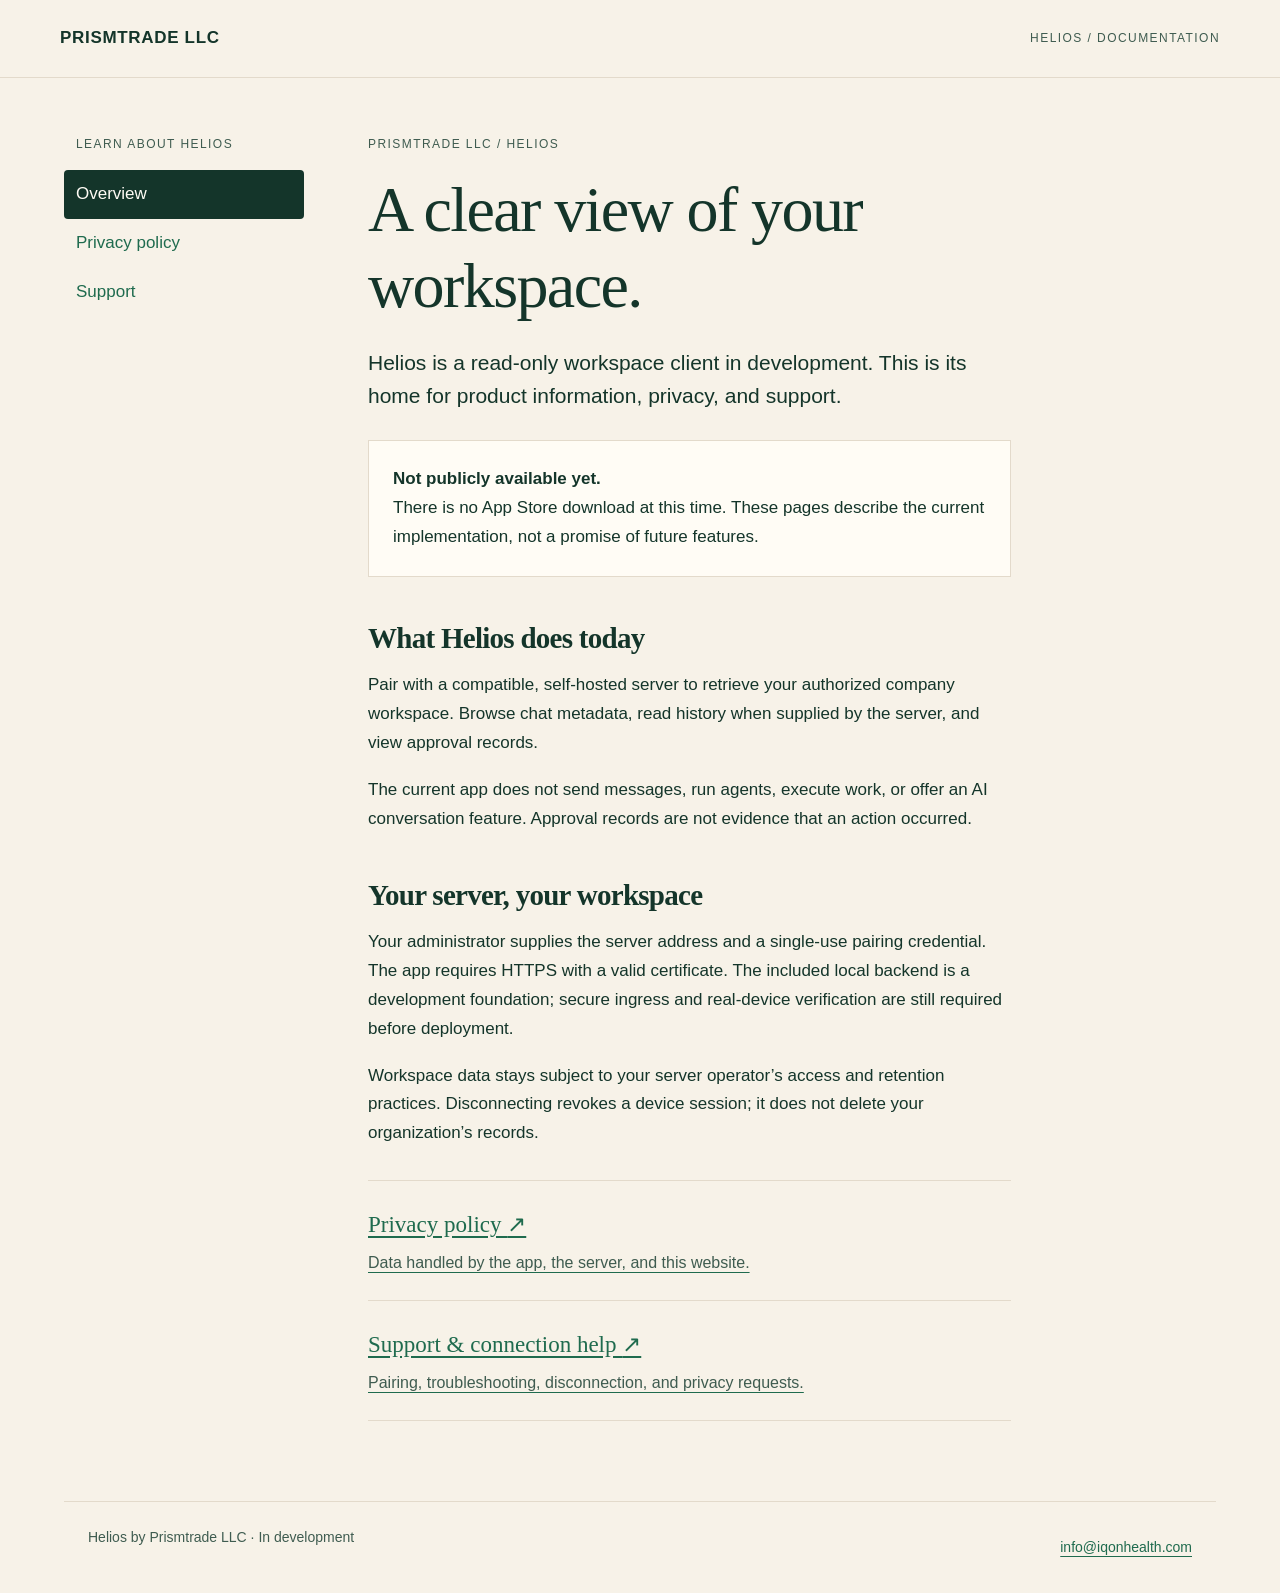
<file: site/index.html>
<!doctype html>
<html lang="en"><head><meta charset="utf-8"><meta name="viewport" content="width=device-width, initial-scale=1"><meta name="description" content="Overview — Helios by Prismtrade LLC. Current product information, privacy and support."><title>Overview | Helios · Prismtrade LLC</title><link rel="stylesheet" href="assets/site.css"></head><body><a class="skip" href="#main">Skip to content</a><header><a class="brand" href="index.html">PRISMTRADE LLC</a><span class="edition">Helios / Documentation</span></header><div class="layout"><nav aria-label="Documentation"><p class="eyebrow">Learn about Helios</p><a href="index.html" aria-current="page">Overview</a><a href="helios/privacy/index.html">Privacy policy</a><a href="helios/support/index.html">Support</a></nav><main id="main"><p class="eyebrow">Prismtrade LLC / Helios</p><h1>A clear view of your workspace.</h1><p class="lead">Helios is a read-only workspace client in development. This is its home for product information, privacy, and support.</p><div class="notice"><strong>Not publicly available yet.</strong><br>There is no App Store download at this time. These pages describe the current implementation, not a promise of future features.</div><h2>What Helios does today</h2><p>Pair with a compatible, self-hosted server to retrieve your authorized company workspace. Browse chat metadata, read history when supplied by the server, and view approval records.</p><p>The current app does not send messages, run agents, execute work, or offer an AI conversation feature. Approval records are not evidence that an action occurred.</p><h2>Your server, your workspace</h2><p>Your administrator supplies the server address and a single-use pairing credential. The app requires HTTPS with a valid certificate. The included local backend is a development foundation; secure ingress and real-device verification are still required before deployment.</p><p>Workspace data stays subject to your server operator’s access and retention practices. Disconnecting revokes a device session; it does not delete your organization’s records.</p><div class="directory"><a href="helios/privacy/index.html">Privacy policy <span aria-hidden="true">↗</span><small>Data handled by the app, the server, and this website.</small></a><a href="helios/support/index.html">Support &amp; connection help <span aria-hidden="true">↗</span><small>Pairing, troubleshooting, disconnection, and privacy requests.</small></a></div></main></div><footer><span>Helios by Prismtrade LLC · In development</span><a href="mailto:info@iqonhealth.com">info@iqonhealth.com</a></footer></body></html>
</file>
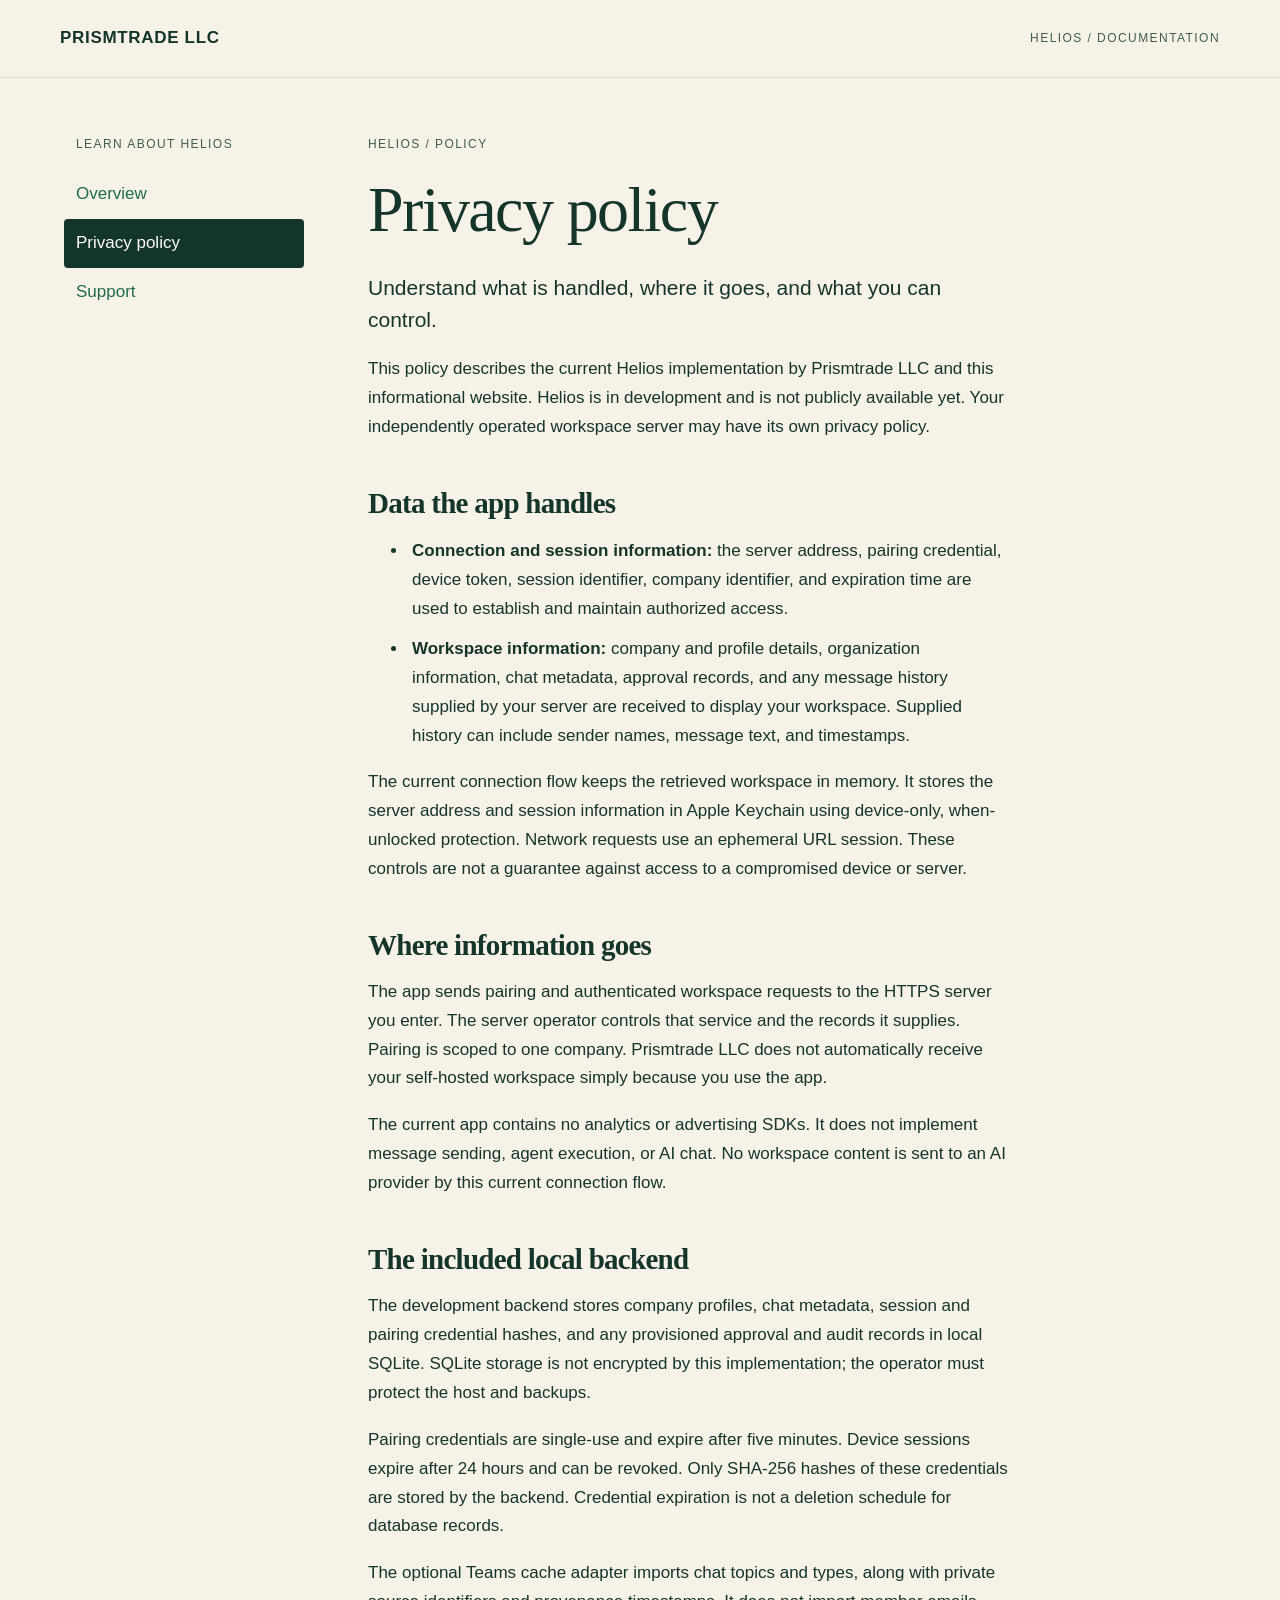
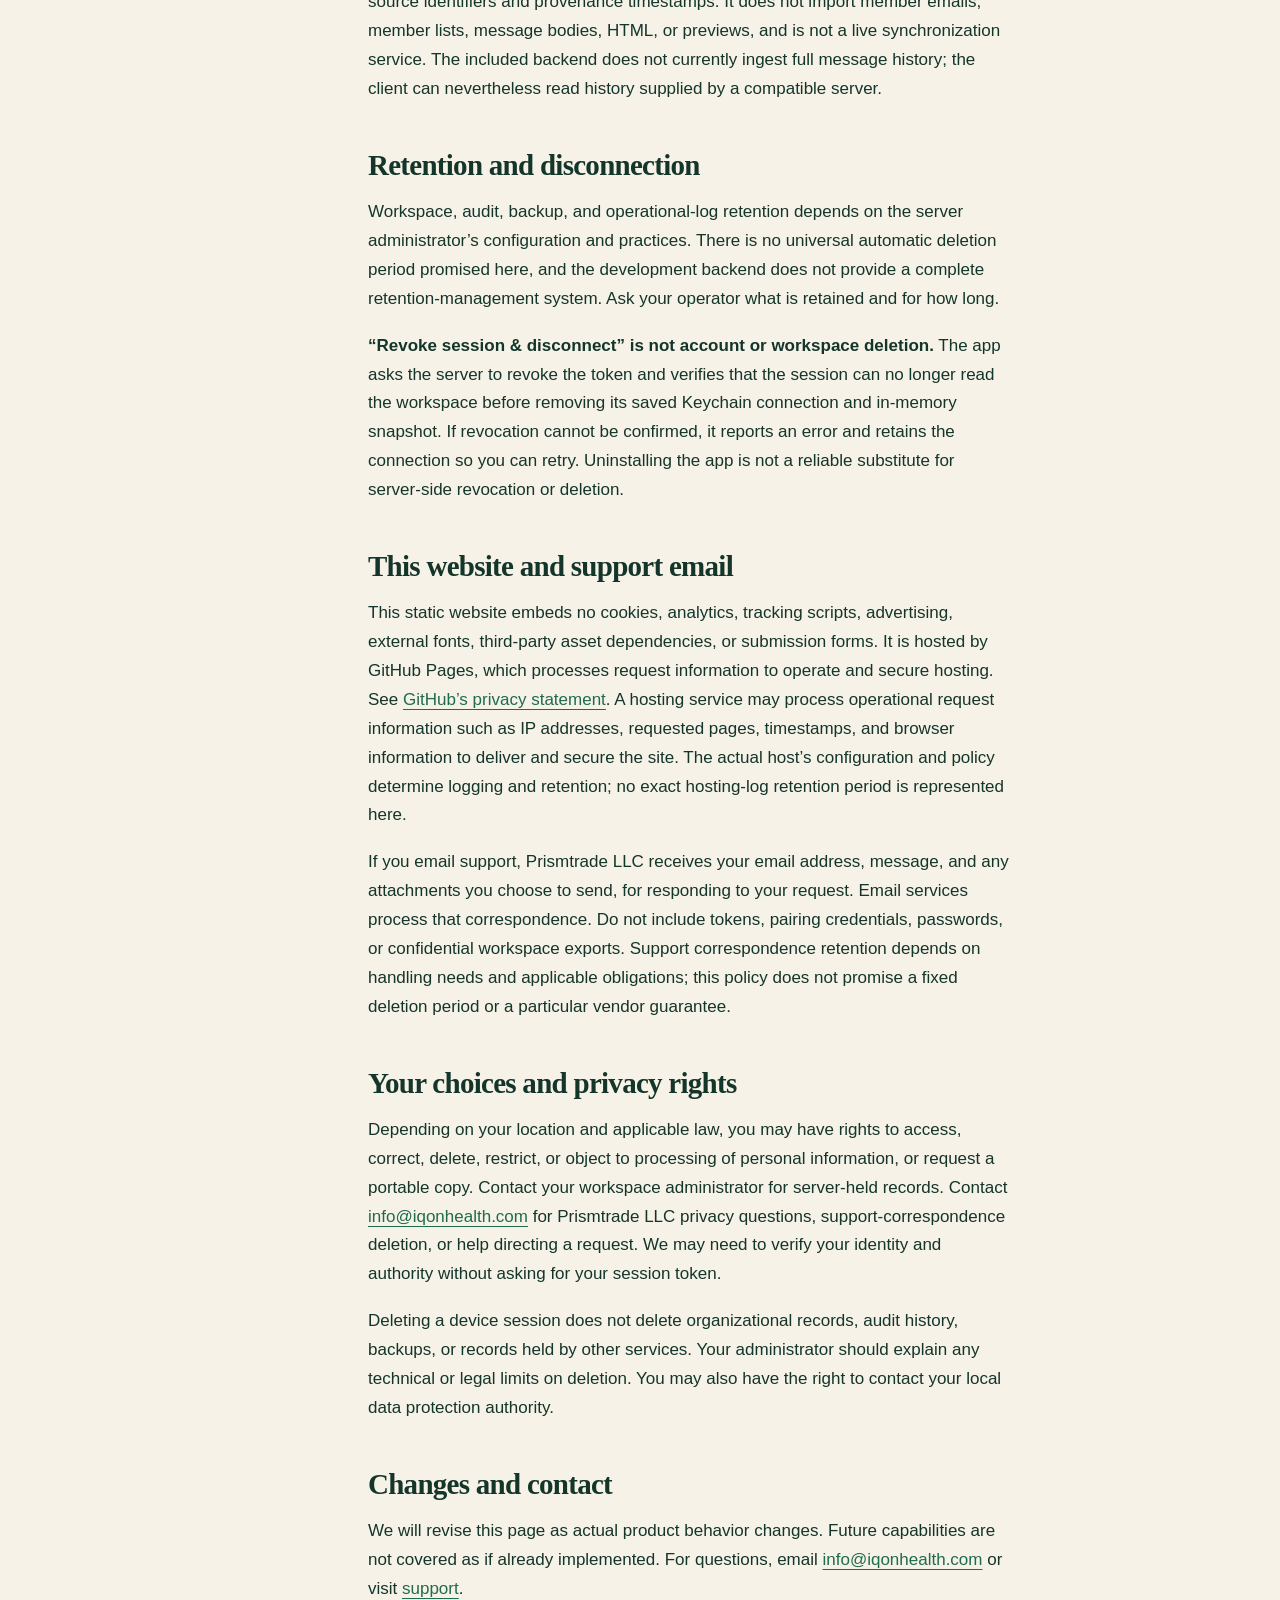
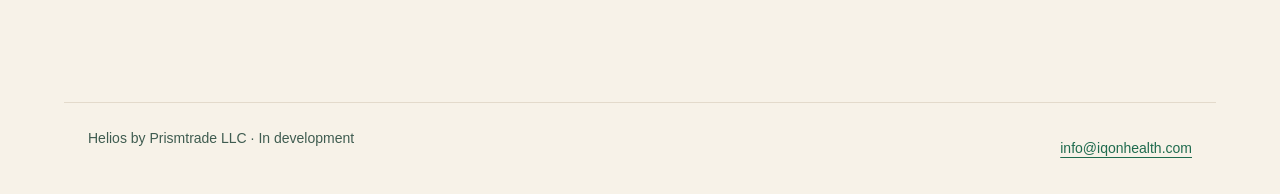
<file: site/helios/privacy/index.html>
<!doctype html>
<html lang="en"><head><meta charset="utf-8"><meta name="viewport" content="width=device-width, initial-scale=1"><meta name="description" content="Privacy policy — Helios by Prismtrade LLC. Current product information, privacy and support."><title>Privacy policy | Helios · Prismtrade LLC</title><link rel="stylesheet" href="../../assets/site.css"></head><body><a class="skip" href="#main">Skip to content</a><header><a class="brand" href="../../index.html">PRISMTRADE LLC</a><span class="edition">Helios / Documentation</span></header><div class="layout"><nav aria-label="Documentation"><p class="eyebrow">Learn about Helios</p><a href="../../index.html">Overview</a><a href="../../helios/privacy/index.html" aria-current="page">Privacy policy</a><a href="../../helios/support/index.html">Support</a></nav><main id="main"><p class="eyebrow">Helios / Policy</p><h1>Privacy policy</h1><p class="lead">Understand what is handled, where it goes, and what you can control.</p><p>This policy describes the current Helios implementation by Prismtrade LLC and this informational website. Helios is in development and is not publicly available yet. Your independently operated workspace server may have its own privacy policy.</p><h2>Data the app handles</h2><ul><li><strong>Connection and session information:</strong> the server address, pairing credential, device token, session identifier, company identifier, and expiration time are used to establish and maintain authorized access.</li><li><strong>Workspace information:</strong> company and profile details, organization information, chat metadata, approval records, and any message history supplied by your server are received to display your workspace. Supplied history can include sender names, message text, and timestamps.</li></ul><p>The current connection flow keeps the retrieved workspace in memory. It stores the server address and session information in Apple Keychain using device-only, when-unlocked protection. Network requests use an ephemeral URL session. These controls are not a guarantee against access to a compromised device or server.</p><h2>Where information goes</h2><p>The app sends pairing and authenticated workspace requests to the HTTPS server you enter. The server operator controls that service and the records it supplies. Pairing is scoped to one company. Prismtrade LLC does not automatically receive your self-hosted workspace simply because you use the app.</p><p>The current app contains no analytics or advertising SDKs. It does not implement message sending, agent execution, or AI chat. No workspace content is sent to an AI provider by this current connection flow.</p><h2>The included local backend</h2><p>The development backend stores company profiles, chat metadata, session and pairing credential hashes, and any provisioned approval and audit records in local SQLite. SQLite storage is not encrypted by this implementation; the operator must protect the host and backups.</p><p>Pairing credentials are single-use and expire after five minutes. Device sessions expire after 24 hours and can be revoked. Only SHA-256 hashes of these credentials are stored by the backend. Credential expiration is not a deletion schedule for database records.</p><p>The optional Teams cache adapter imports chat topics and types, along with private source identifiers and provenance timestamps. It does not import member emails, member lists, message bodies, HTML, or previews, and is not a live synchronization service. The included backend does not currently ingest full message history; the client can nevertheless read history supplied by a compatible server.</p><h2>Retention and disconnection</h2><p>Workspace, audit, backup, and operational-log retention depends on the server administrator’s configuration and practices. There is no universal automatic deletion period promised here, and the development backend does not provide a complete retention-management system. Ask your operator what is retained and for how long.</p><p><strong>“Revoke session &amp; disconnect” is not account or workspace deletion.</strong> The app asks the server to revoke the token and verifies that the session can no longer read the workspace before removing its saved Keychain connection and in-memory snapshot. If revocation cannot be confirmed, it reports an error and retains the connection so you can retry. Uninstalling the app is not a reliable substitute for server-side revocation or deletion.</p><h2>This website and support email</h2><p>This static website embeds no cookies, analytics, tracking scripts, advertising, external fonts, third-party asset dependencies, or submission forms. It is hosted by GitHub Pages, which processes request information to operate and secure hosting. See <a href="https://docs.github.com/en/site-policy/privacy-policies/github-general-privacy-statement">GitHub’s privacy statement</a>. A hosting service may process operational request information such as IP addresses, requested pages, timestamps, and browser information to deliver and secure the site. The actual host’s configuration and policy determine logging and retention; no exact hosting-log retention period is represented here.</p><p>If you email support, Prismtrade LLC receives your email address, message, and any attachments you choose to send, for responding to your request. Email services process that correspondence. Do not include tokens, pairing credentials, passwords, or confidential workspace exports. Support correspondence retention depends on handling needs and applicable obligations; this policy does not promise a fixed deletion period or a particular vendor guarantee.</p><h2>Your choices and privacy rights</h2><p>Depending on your location and applicable law, you may have rights to access, correct, delete, restrict, or object to processing of personal information, or request a portable copy. Contact your workspace administrator for server-held records. Contact <a href="mailto:info@iqonhealth.com">info@iqonhealth.com</a> for Prismtrade LLC privacy questions, support-correspondence deletion, or help directing a request. We may need to verify your identity and authority without asking for your session token.</p><p>Deleting a device session does not delete organizational records, audit history, backups, or records held by other services. Your administrator should explain any technical or legal limits on deletion. You may also have the right to contact your local data protection authority.</p><h2>Changes and contact</h2><p>We will revise this page as actual product behavior changes. Future capabilities are not covered as if already implemented. For questions, email <a href="mailto:info@iqonhealth.com">info@iqonhealth.com</a> or visit <a href="../support/index.html">support</a>.</p></main></div><footer><span>Helios by Prismtrade LLC · In development</span><a href="mailto:info@iqonhealth.com">info@iqonhealth.com</a></footer></body></html>
</file>
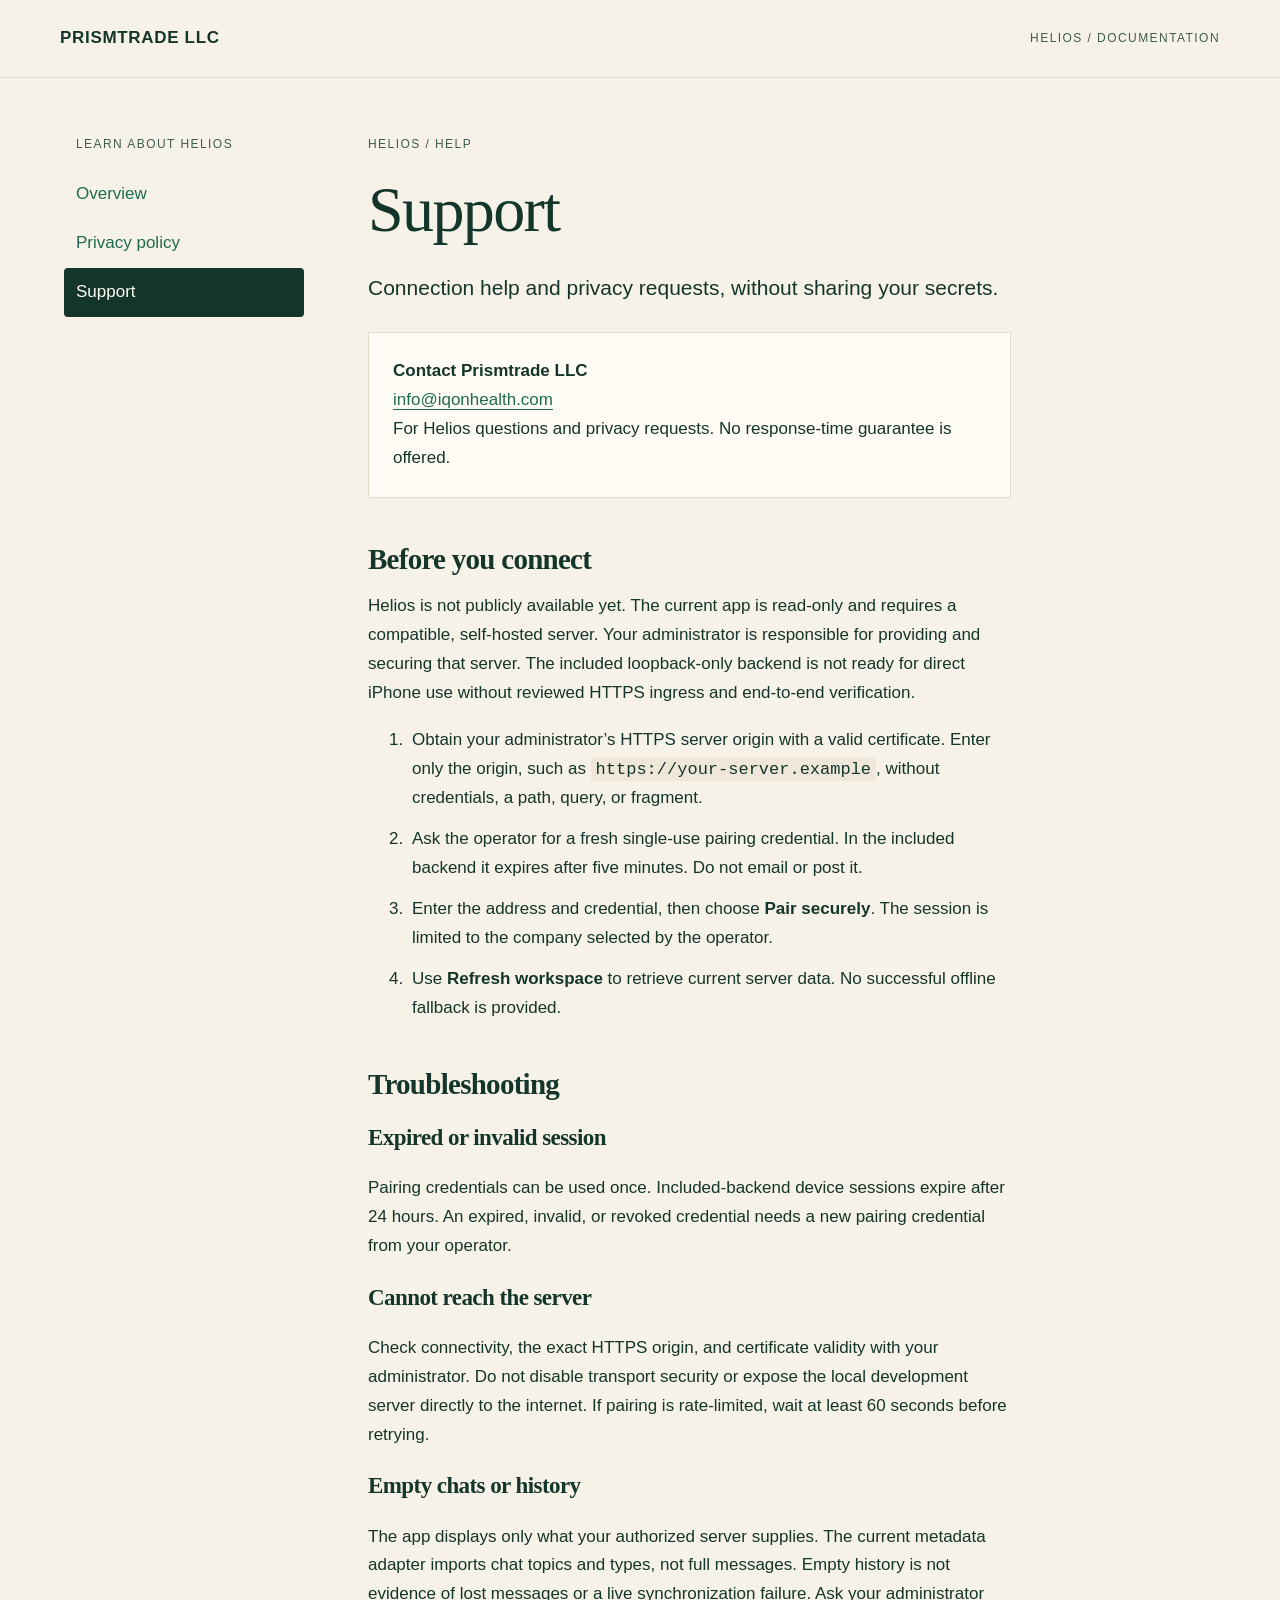
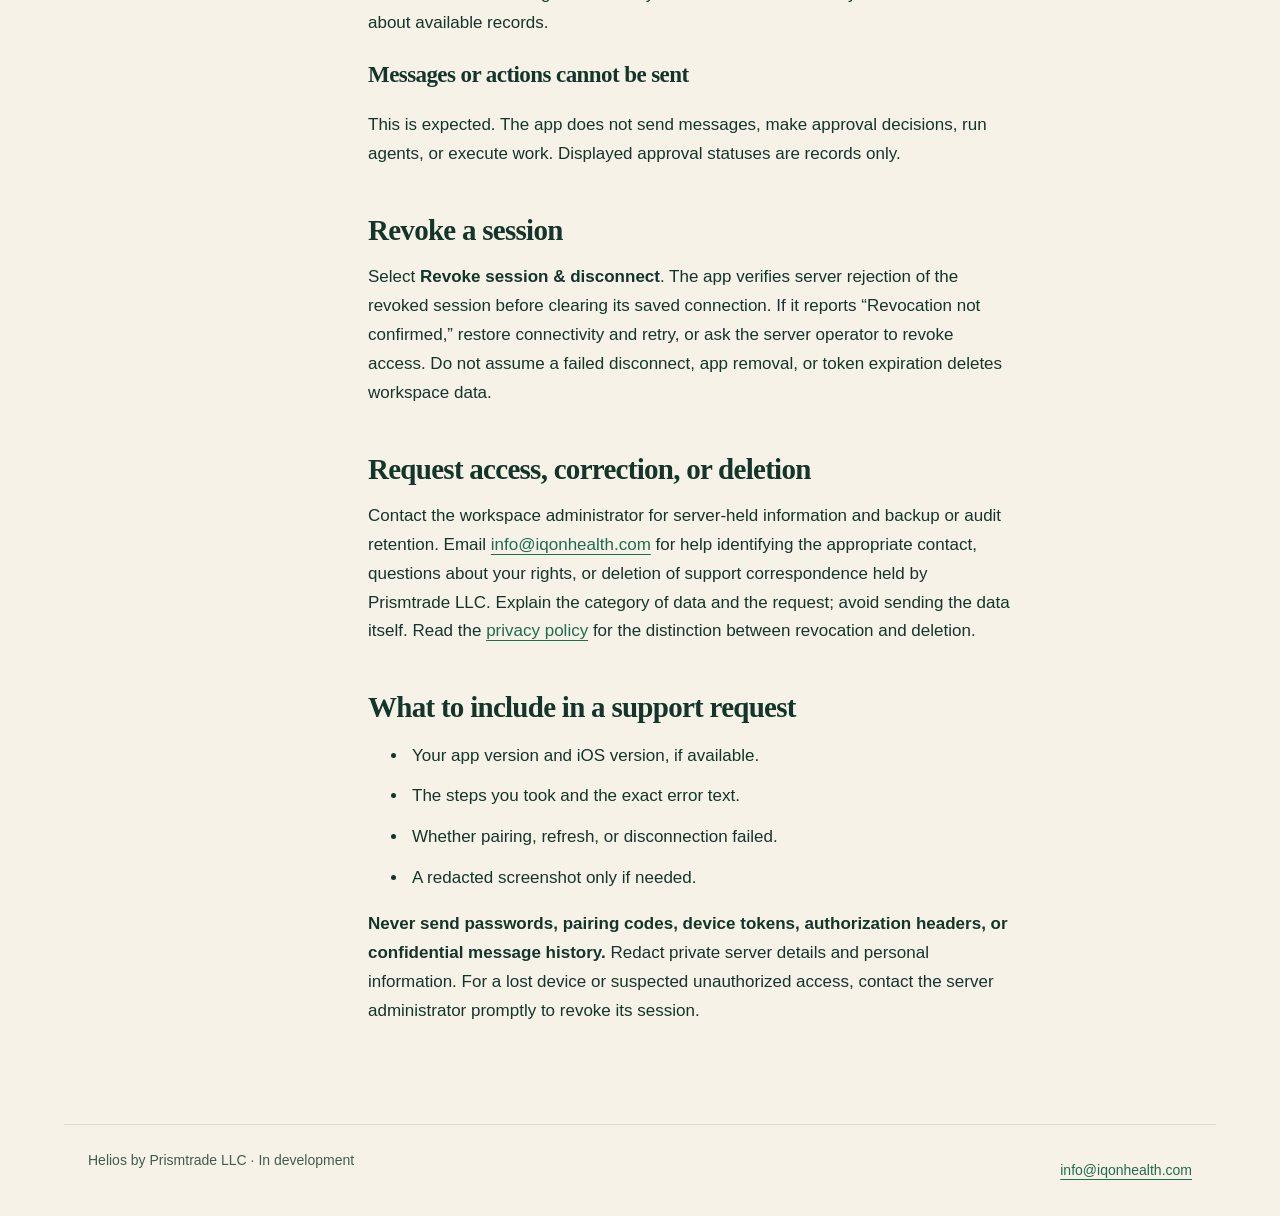
<file: site/helios/support/index.html>
<!doctype html>
<html lang="en"><head><meta charset="utf-8"><meta name="viewport" content="width=device-width, initial-scale=1"><meta name="description" content="Support — Helios by Prismtrade LLC. Current product information, privacy and support."><title>Support | Helios · Prismtrade LLC</title><link rel="stylesheet" href="../../assets/site.css"></head><body><a class="skip" href="#main">Skip to content</a><header><a class="brand" href="../../index.html">PRISMTRADE LLC</a><span class="edition">Helios / Documentation</span></header><div class="layout"><nav aria-label="Documentation"><p class="eyebrow">Learn about Helios</p><a href="../../index.html">Overview</a><a href="../../helios/privacy/index.html">Privacy policy</a><a href="../../helios/support/index.html" aria-current="page">Support</a></nav><main id="main"><p class="eyebrow">Helios / Help</p><h1>Support</h1><p class="lead">Connection help and privacy requests, without sharing your secrets.</p><div class="notice"><strong>Contact Prismtrade LLC</strong><br><a href="mailto:info@iqonhealth.com">info@iqonhealth.com</a><br>For Helios questions and privacy requests. No response-time guarantee is offered.</div><h2>Before you connect</h2><p>Helios is not publicly available yet. The current app is read-only and requires a compatible, self-hosted server. Your administrator is responsible for providing and securing that server. The included loopback-only backend is not ready for direct iPhone use without reviewed HTTPS ingress and end-to-end verification.</p><ol><li>Obtain your administrator’s HTTPS server origin with a valid certificate. Enter only the origin, such as <code>https://your-server.example</code>, without credentials, a path, query, or fragment.</li><li>Ask the operator for a fresh single-use pairing credential. In the included backend it expires after five minutes. Do not email or post it.</li><li>Enter the address and credential, then choose <strong>Pair securely</strong>. The session is limited to the company selected by the operator.</li><li>Use <strong>Refresh workspace</strong> to retrieve current server data. No successful offline fallback is provided.</li></ol><h2>Troubleshooting</h2><h3>Expired or invalid session</h3><p>Pairing credentials can be used once. Included-backend device sessions expire after 24 hours. An expired, invalid, or revoked credential needs a new pairing credential from your operator.</p><h3>Cannot reach the server</h3><p>Check connectivity, the exact HTTPS origin, and certificate validity with your administrator. Do not disable transport security or expose the local development server directly to the internet. If pairing is rate-limited, wait at least 60 seconds before retrying.</p><h3>Empty chats or history</h3><p>The app displays only what your authorized server supplies. The current metadata adapter imports chat topics and types, not full messages. Empty history is not evidence of lost messages or a live synchronization failure. Ask your administrator about available records.</p><h3>Messages or actions cannot be sent</h3><p>This is expected. The app does not send messages, make approval decisions, run agents, or execute work. Displayed approval statuses are records only.</p><h2>Revoke a session</h2><p>Select <strong>Revoke session &amp; disconnect</strong>. The app verifies server rejection of the revoked session before clearing its saved connection. If it reports “Revocation not confirmed,” restore connectivity and retry, or ask the server operator to revoke access. Do not assume a failed disconnect, app removal, or token expiration deletes workspace data.</p><h2>Request access, correction, or deletion</h2><p>Contact the workspace administrator for server-held information and backup or audit retention. Email <a href="mailto:info@iqonhealth.com">info@iqonhealth.com</a> for help identifying the appropriate contact, questions about your rights, or deletion of support correspondence held by Prismtrade LLC. Explain the category of data and the request; avoid sending the data itself. Read the <a href="../privacy/index.html">privacy policy</a> for the distinction between revocation and deletion.</p><h2>What to include in a support request</h2><ul><li>Your app version and iOS version, if available.</li><li>The steps you took and the exact error text.</li><li>Whether pairing, refresh, or disconnection failed.</li><li>A redacted screenshot only if needed.</li></ul><p><strong>Never send passwords, pairing codes, device tokens, authorization headers, or confidential message history.</strong> Redact private server details and personal information. For a lost device or suspected unauthorized access, contact the server administrator promptly to revoke its session.</p></main></div><footer><span>Helios by Prismtrade LLC · In development</span><a href="mailto:info@iqonhealth.com">info@iqonhealth.com</a></footer></body></html>
</file>
<file: site/assets/site.css>
*{box-sizing:border-box} :root{color-scheme:light;--bg:#F7F2E8;--surface:#FFFCF5;--ink:#14352A;--muted:#3F5C50;--accent:#1F6B4E;--border:#E3DACB}body{margin:0;background:var(--bg);color:var(--ink);font:17px/1.7 -apple-system,BlinkMacSystemFont,"Segoe UI",sans-serif}a{color:var(--accent);text-underline-offset:4px}a:hover{text-decoration-thickness:2px}a:focus-visible{outline:3px solid var(--accent);outline-offset:5px}header{border-bottom:1px solid var(--border);padding:24px max(24px,calc((100vw - 1160px)/2));display:flex;justify-content:space-between;gap:24px;align-items:center}.brand{font-weight:700;letter-spacing:.04em;text-decoration:none;color:var(--ink)}.edition,.eyebrow{font-size:12px;letter-spacing:.12em;text-transform:uppercase;color:var(--muted)}.layout{max-width:1200px;margin:auto;display:grid;grid-template-columns:240px minmax(0,1fr);gap:64px;padding:56px 24px 80px}nav{align-self:start;position:sticky;top:32px}nav a{display:block;min-height:44px;padding:10px 12px;text-decoration:none;border-radius:4px}nav a[aria-current=page]{background:var(--ink);color:var(--surface)}nav p{margin:0 12px 16px}main{max-width:68ch;min-width:0}h1,h2,h3{font-family:Georgia,"Times New Roman",serif;line-height:1.18;letter-spacing:-.025em}h1{font-size:clamp(38px,6vw,64px);font-weight:400;margin:12px 0 24px}h2{font-size:29px;margin:44px 0 16px}h3{font-size:23px}p{margin:0 0 18px}.lead{font-size:21px;line-height:1.55}.notice{padding:24px;background:var(--surface);border:1px solid var(--border);margin:28px 0}.directory{border-top:1px solid var(--border);margin-top:32px}.directory a{display:block;padding:24px 0;border-bottom:1px solid var(--border);font-size:23px;font-family:Georgia,serif}.directory small{display:block;color:var(--muted);font:16px/1.6 -apple-system,BlinkMacSystemFont,"Segoe UI",sans-serif;margin-top:6px}li{padding-left:4px;margin-bottom:12px}footer{max-width:1152px;margin:auto;padding:24px;border-top:1px solid var(--border);display:flex;flex-wrap:wrap;justify-content:space-between;gap:16px;font-size:14px;color:var(--muted)}footer a{padding:10px 0;display:inline-block}.skip{position:absolute;left:16px;top:-100px;background:var(--surface);padding:12px;z-index:2}.skip:focus{top:12px}code{background:#EFE8DA;padding:2px 5px;overflow-wrap:anywhere}main a{overflow-wrap:anywhere}@media(max-width:800px){header{padding:20px 24px}.edition{max-width:120px;text-align:right}.layout{display:block;padding-top:24px}nav{position:static;display:flex;flex-wrap:wrap;gap:4px;border-bottom:1px solid var(--border);padding-bottom:24px;margin-bottom:36px}nav p{width:100%;margin-left:0}main{max-width:none}h2{margin-top:36px}}@media print{nav,.skip{display:none}.layout{display:block;padding:20px}body{font-size:12pt;background:white}header,footer{padding:12px}h1{font-size:30pt}}
</file>
